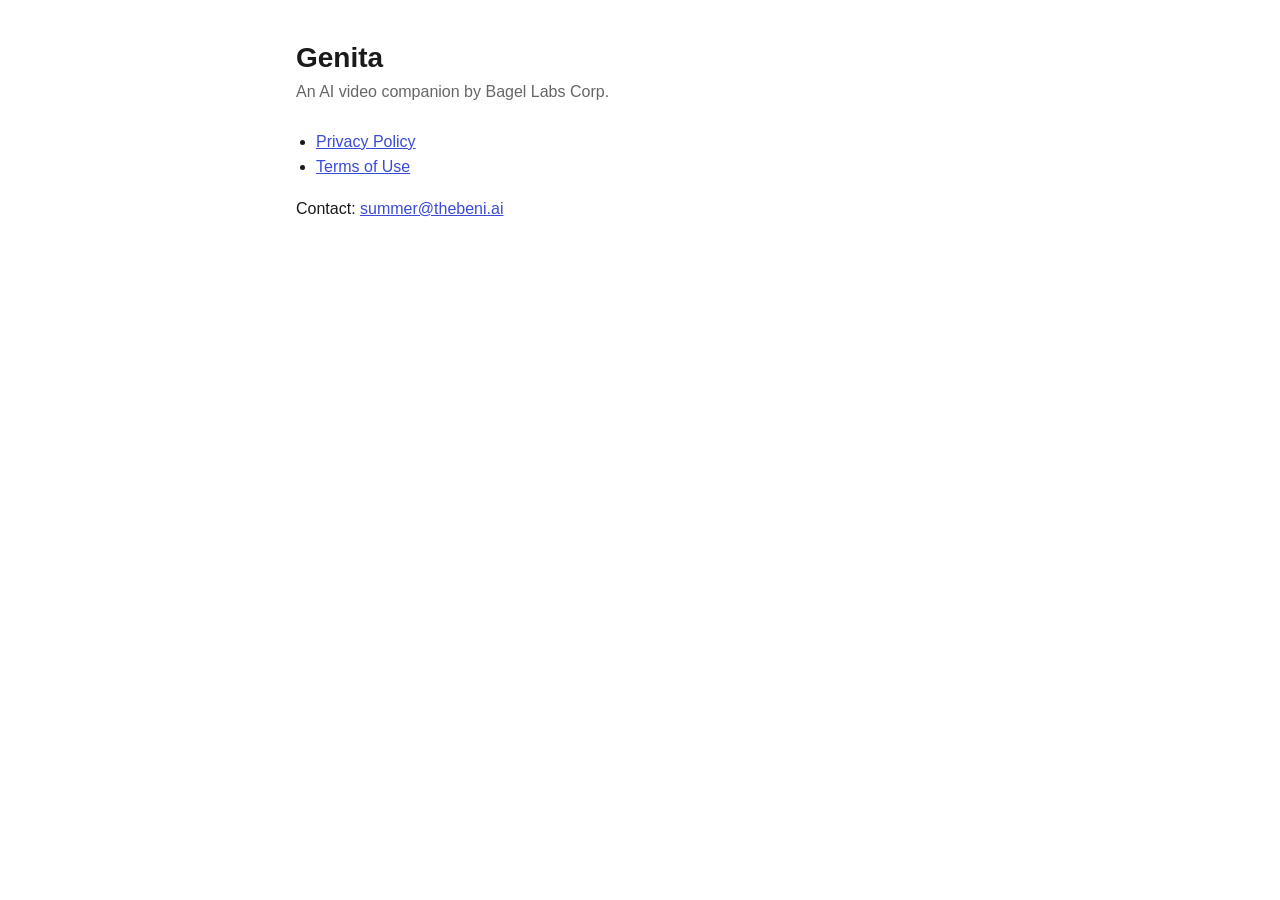
<file: index.html>
<!doctype html>
<html lang="en">
<head>
<meta charset="utf-8">
<meta name="viewport" content="width=device-width, initial-scale=1">
<title>Genita Legal</title>
<link rel="stylesheet" href="style.css">
</head>
<body>
<main>
<h1>Genita</h1>
<p class="meta">An AI video companion by Bagel Labs Corp.</p>
<ul>
<li><a href="privacy/">Privacy Policy</a></li>
<li><a href="terms/">Terms of Use</a></li>
</ul>
<p>Contact: <a href="mailto:summer@thebeni.ai">summer@thebeni.ai</a></p>
</main>
</body>
</html>
</file>
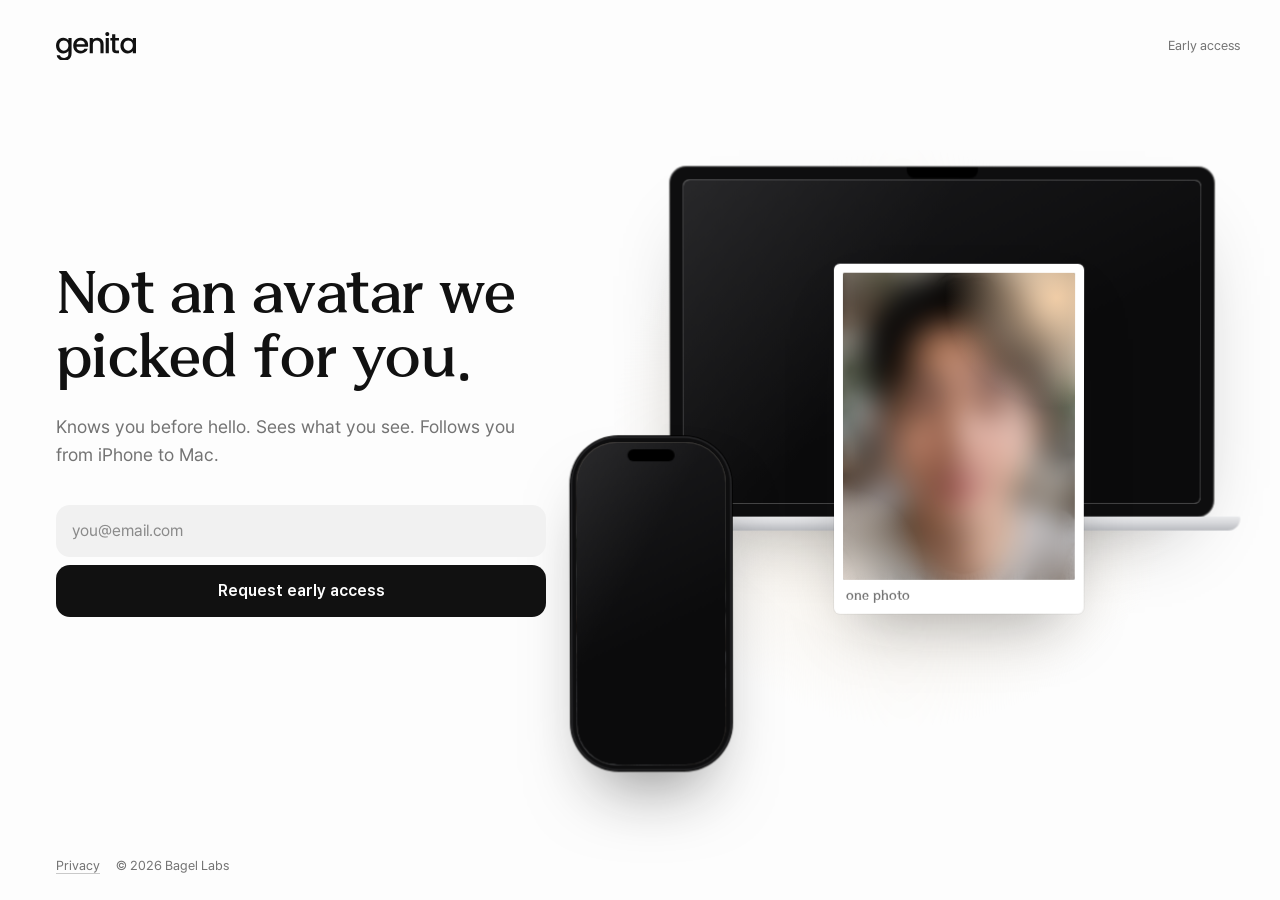
<file: genita/index.html>
<!doctype html>
<html lang="en">
<head>
<meta charset="utf-8">
<meta name="viewport" content="width=device-width, initial-scale=1, viewport-fit=cover">
<title>Genita</title>
<!--META-->
<meta name="description" content="Not an avatar we picked for you. Request early access to Genita.">
<meta name="theme-color" content="#FDFDFD">
<link rel="canonical" href="https://bagel-labs-beni.github.io/genita-legal/genita/">
<meta property="og:type" content="website">
<meta property="og:site_name" content="Genita">
<meta property="og:title" content="Genita">
<meta property="og:description" content="Not an avatar we picked for you. Knows you before hello. Sees what you see. Follows you from iPhone to Mac.">
<meta property="og:url" content="https://bagel-labs-beni.github.io/genita-legal/genita/">
<meta property="og:image" content="https://bagel-labs-beni.github.io/genita-legal/genita/og.png">
<meta property="og:image:width" content="1200">
<meta property="og:image:height" content="630">
<meta property="og:image:alt" content="Genita. Not an avatar we picked for you.">
<meta name="twitter:card" content="summary_large_image">
<meta name="twitter:title" content="Genita">
<meta name="twitter:description" content="Not an avatar we picked for you. Follows you from iPhone to Mac.">
<meta name="twitter:image" content="https://bagel-labs-beni.github.io/genita-legal/genita/og.png">
<meta name="twitter:image:alt" content="Genita. Not an avatar we picked for you.">
<!--/META-->
<link rel="preload" href="assets/KMU80TTFSungkokSemiSerif.ttf" as="font" type="font/ttf" crossorigin>
<style>
@font-face{font-family:"KMU Sungkok";src:url("assets/KMU80TTFSungkokSemiSerif.ttf") format("truetype");font-weight:400;font-display:swap}
@font-face{font-family:"Pretendard";src:url("assets/Pretendard-Regular.woff2") format("woff2");font-weight:400;font-display:swap}
@font-face{font-family:"Pretendard";src:url("assets/Pretendard-Medium.woff2") format("woff2");font-weight:500;font-display:swap}
@font-face{font-family:"Pretendard";src:url("assets/Pretendard-SemiBold.woff2") format("woff2");font-weight:600;font-display:swap}
/* Layout: words left, a two-device stage right (desktop). Phone: stage on top, words below.
   Story: one photo, veiled -> it comes alive -> it is the iPhone call -> the call moves into the Mac. */
:root{
  --ink:#111111;--paper:#FDFDFD;--white:#FFFFFF;--line:#E3E3E3;--field:#F1F1F1;--mute:#737373;--mute-2:#8A8A8A;
  --blue:#00A2FF;--blue-on-ink:#54C1FF;--pill:rgba(17,17,17,.84);--glass:rgba(0,0,0,.42);--glass-line:rgba(255,255,255,.34);
  --danger:#C4271B;--cream:#F4EDE2;--alu:#D9DADD;--alu-2:#B9BBC0;--bezel:#0E0E0F;--tl-r:#FF5F57;--tl-y:#FEBC2E;--tl-g:#28C840;
  --orb-bg:#0C1824;--orb-bg-2:#16314A;
  --serif:"KMU Sungkok",Georgia,"Times New Roman",serif;
  --sans:"Pretendard",-apple-system,BlinkMacSystemFont,"Apple SD Gothic Neo","Segoe UI",sans-serif;
  --ease:cubic-bezier(.23,1,.32,1);--drawer:cubic-bezier(.32,.72,0,1);
  color-scheme:light;
}
*{box-sizing:border-box}
html,body{margin:0;min-height:100%}
body{background:var(--paper);color:var(--ink);font:400 16px/24px var(--sans);-webkit-font-smoothing:antialiased;word-break:keep-all;overflow-x:hidden}
.page{position:relative;overflow:hidden;min-height:100vh;min-height:100svh;display:grid;grid-template-rows:auto 1fr auto;
  padding-block:max(16px,env(safe-area-inset-top)) max(16px,env(safe-area-inset-bottom));
  padding-left:max(16px,env(safe-area-inset-left,0px));padding-right:max(16px,env(safe-area-inset-right,0px))}
header{display:flex;align-items:center;justify-content:space-between;height:44px;position:relative;z-index:5}
.logo{display:block;width:68px;color:var(--ink)} .logo svg{display:block;width:100%;height:auto}
.eyebrow{font-size:13px;line-height:18px;color:var(--mute)}
main{display:grid;gap:8px;align-content:start;position:relative;z-index:1}
.copy{position:relative;z-index:4;min-width:0}
h1{font:400 38px/1.12 var(--serif);letter-spacing:-.012em;margin:0;text-wrap:balance}
h1 .w{display:inline-block;overflow:hidden;vertical-align:top;padding-bottom:.14em;margin-bottom:-.14em}
h1 .w>span{display:inline-block}
.sub{margin:12px 0 0;font-size:16px;line-height:24px;color:var(--mute);text-wrap:pretty;max-width:30em}
.signup{margin-top:24px}
form{display:flex;flex-direction:column;gap:8px}
.sr{position:absolute;width:1px;height:1px;margin:-1px;padding:0;overflow:hidden;clip:rect(0 0 0 0);white-space:nowrap;border:0}
.hp{position:absolute;left:-9999px;width:1px;height:1px;overflow:hidden}
input[type=email]{width:100%;height:52px;padding:0 16px;border:0;border-radius:14px;background:var(--field);font:400 16px/1 var(--sans);color:var(--ink);outline:none;
  box-shadow:inset 0 0 0 1px transparent;transition:box-shadow .2s var(--ease),background-color .2s;-webkit-appearance:none;appearance:none}
input[type=email]::placeholder{color:var(--mute-2)}
input[type=email]:hover{background:#ECECEC}
input[type=email]:focus-visible{background:var(--white);box-shadow:inset 0 0 0 1.5px var(--ink)}
input[type=email][aria-invalid=true]{box-shadow:inset 0 0 0 1.5px var(--danger)}
button.go{position:relative;height:52px;padding:0 22px;border:0;border-radius:14px;background:var(--ink);color:var(--paper);font:600 16px/1 var(--sans);cursor:pointer;white-space:nowrap;
  transition:transform .12s var(--ease),opacity .2s;-webkit-tap-highlight-color:transparent}
button.go:active{transform:scale(.97)}
button.go:focus-visible{outline:2px solid var(--blue);outline-offset:3px}
button.go[disabled]{opacity:.6;cursor:default;transform:none}
.status{min-height:20px;margin:10px 0 0;font-size:13px;line-height:20px;color:var(--mute)}
.status.err{color:var(--danger)}
.done{display:none;margin-top:24px}
.done .t{font:400 28px/1.2 var(--serif);margin:0}
.done .s{margin:8px 0 0;font-size:16px;line-height:24px;color:var(--mute)}
.done .x{margin:14px 0 0;font-size:15px;line-height:22px;color:var(--mute)}
.done a{color:var(--ink);text-decoration:underline;text-underline-offset:3px;text-decoration-color:#BDBDBD;display:inline-block;padding:10px 2px;margin:-10px -2px}
.done a:focus-visible{outline:2px solid var(--blue);outline-offset:2px;border-radius:3px}
.is-done .signup{display:none}
.is-done .done{display:block;animation:up .7s var(--ease) both}
footer{display:flex;gap:16px;font-size:13px;line-height:20px;color:var(--mute);position:relative;z-index:5;padding-top:12px}
footer a{color:var(--mute);text-decoration:underline;text-underline-offset:3px;text-decoration-color:#C9C9C9;display:inline-block;padding:12px 4px;margin:-12px -4px}
footer a:focus-visible{outline:2px solid var(--blue);outline-offset:2px;border-radius:3px}

/* ---------- Stage ---------- */
.stage{position:relative;width:100%;height:372px;perspective:1600px;z-index:2;order:-1;margin-bottom:4px}
.rig{position:absolute;inset:0;transform-style:preserve-3d;will-change:transform}
.glow{position:absolute;left:50%;top:48%;width:120%;aspect-ratio:1;margin:-60% 0 0 -60%;border-radius:50%;pointer-events:none;
  background:radial-gradient(closest-side,rgba(244,237,226,.95),rgba(244,237,226,.45) 45%,rgba(253,253,253,0) 72%);will-change:transform}

/* Mac (MacBook) */
.mac{position:absolute;will-change:transform,opacity;transition:transform 1.1s var(--drawer),opacity .8s var(--ease)}
.mac .lid{position:relative;border-radius:16px;background:var(--bezel);padding:2.4%;box-shadow:0 40px 80px -40px rgba(17,17,17,.45),0 0 0 1px rgba(0,0,0,.6)}
.mac .lid::before{content:"";position:absolute;left:50%;top:0;width:13%;height:3.2%;margin-left:-6.5%;border-radius:0 0 8px 8px;background:#000;z-index:3}
.mac .scr{position:relative;aspect-ratio:16/10;border-radius:6px;overflow:hidden;background:#141414}
.mac .deck{position:relative;height:14px;margin:0 -5%;border-radius:2px 2px 14px 14px;background:linear-gradient(#E9EAEC,var(--alu) 40%,var(--alu-2));box-shadow:0 18px 30px -18px rgba(17,17,17,.5)}
.mac .deck::before{content:"";position:absolute;left:50%;top:0;width:16%;height:5px;margin-left:-8%;border-radius:0 0 6px 6px;background:#C6C7CB}
/* Mac window chrome over the call */
.tl{position:absolute;left:12px;top:11px;display:flex;gap:7px;z-index:4}
.tl i{width:11px;height:11px;border-radius:50%}
/* Mac waiting screen (real Mac UI copy) */
.wait{position:absolute;inset:0;background:var(--white);display:flex;flex-direction:column;justify-content:center;padding:0 9%;transition:opacity .6s var(--ease)}
.wait b{font:400 clamp(16px,2.6vw,34px)/1.15 var(--serif);font-weight:400}
.wait span{display:flex;align-items:center;gap:8px;margin-top:10px;color:var(--mute);font-size:clamp(10px,1.1vw,15px)}
.wait span::before{content:"";width:8px;height:8px;border-radius:50%;background:var(--blue)}
.wait em{font-style:normal;display:grid;place-items:center;margin-top:18px;height:clamp(26px,3.4vw,46px);border-radius:12px;background:var(--ink);color:var(--paper);font-weight:600;font-size:clamp(10px,1.15vw,16px);transition:transform .14s var(--ease)}
.pressing .wait em{transform:scale(.96)}
.mcall{position:absolute;inset:0;opacity:0;transition:opacity .7s var(--ease)}
.pill{position:absolute;left:50%;top:12px;z-index:5;display:flex;align-items:center;gap:7px;height:30px;padding:0 13px 0 11px;border-radius:999px;background:var(--white);color:var(--ink);
  font:500 12.5px/1 var(--sans);white-space:nowrap;box-shadow:0 8px 24px rgba(17,17,17,.18);opacity:0;transform:translate(-50%,-10px);transition:transform .7s var(--drawer),opacity .5s var(--ease)}
.pill i{position:relative;width:7px;height:7px;border-radius:50%;background:var(--blue)}
.pill i::after{content:"";position:absolute;inset:-6px;border-radius:50%;border:1.5px solid var(--blue);opacity:0}
.s-mac .pill{opacity:1;transform:translate(-50%,0)}
.s-mac .pill i::after{animation:ping 1.6s var(--ease) .2s 2}

/* iPhone */
.phone{position:absolute;will-change:transform,opacity;transition:transform 1.1s var(--drawer),opacity .8s var(--ease)}
.phone .body{position:relative;border-radius:48px;padding:3.6%;background:var(--bezel);box-shadow:0 40px 70px -30px rgba(17,17,17,.55),inset 0 0 0 1.5px #2A2A2C,0 0 0 1px #000}
.phone .scr{position:relative;aspect-ratio:9/19.5;border-radius:40px;overflow:hidden;background:#141414}
.island{position:absolute;left:50%;top:2.2%;width:31%;height:3.6%;margin-left:-15.5%;border-radius:999px;background:#000;z-index:6}
.dark{position:absolute;inset:0;background:linear-gradient(155deg,#1b1b1d,#0b0b0c 60%);z-index:5;transition:opacity .7s var(--ease)}
.dark::after{content:"";position:absolute;inset:0;background:linear-gradient(120deg,rgba(255,255,255,.07),rgba(255,255,255,0) 40%)}

/* Shared call UI */
.face{position:absolute;inset:0;overflow:hidden}
.face img,.face canvas{position:absolute;inset:0;width:100%;height:100%;object-fit:cover;object-position:50% 30%;opacity:0}
.face img.f-neutral{opacity:1}
.face[data-f="smile"] .f-smile,.face[data-f="warm"] .f-warm,.face[data-f="blink"] .f-blink,.face[data-f="A"] .f-A,.face[data-f="O"] .f-O,.face[data-f="EH"] .f-EH,
.face[data-f="MBP"] .f-MBP,.face[data-f="FV"] .f-FV,.face[data-f="U"] .f-U{opacity:1}
.face .breathe{position:absolute;inset:0;animation:breathe 6s ease-in-out infinite}
.mac .face{background:#2a2622}
.mac .face::before{content:"";position:absolute;inset:-30px;background:var(--bgimg,none) 50% 30%/cover;filter:blur(28px) brightness(.8) saturate(1.1)}
.mac .face img{object-fit:contain;object-position:50% 100%}
.orbmode .face img{display:none}
.orbmode .mac .face::before{display:none}
.orbmode .face canvas{opacity:1}
.orbmode .face{background:radial-gradient(90% 70% at 50% 40%,var(--orb-bg-2),var(--orb-bg) 70%)}
.cue{position:absolute;left:50%;transform:translateX(-50%);z-index:4;display:flex;align-items:center;gap:7px;height:30px;padding:0 13px 0 11px;border-radius:999px;background:var(--pill);color:var(--paper);font:500 13px/1 var(--sans);white-space:nowrap}
.bars{display:flex;gap:2px;align-items:center;height:12px}
.bars i{display:block;width:2.5px;height:100%;border-radius:2px;background:var(--blue-on-ink);transform:scaleY(.4);transition:transform .12s}
.talking .bars i{animation:bar .9s ease-in-out infinite}.talking .bars i:nth-child(2){animation-delay:-.3s}.talking .bars i:nth-child(3){animation-delay:-.6s}
.gl{position:absolute;z-index:4;width:40px;height:40px;border-radius:50%;background:var(--glass);box-shadow:inset 0 0 0 1px var(--glass-line);display:grid;place-items:center;
  -webkit-backdrop-filter:blur(10px);backdrop-filter:blur(10px)}
.gl img{width:18px;height:18px}
.gl.mic{background:var(--white)} .gl.mic img{filter:invert(1)}
.self{position:absolute;z-index:4;border-radius:12px;background:linear-gradient(160deg,#3a342f,#1d1a18);box-shadow:inset 0 0 0 1px var(--glass-line)}
.caps{position:absolute;z-index:4;color:var(--paper);text-shadow:0 1px 10px rgba(0,0,0,.4)}
.caps p{margin:0;transition:opacity .5s var(--ease),transform .5s var(--ease)}
.caps .u{color:rgba(253,253,253,.62);font-weight:500}
.caps .u::before{content:"\2713";color:var(--blue-on-ink);margin-right:6px}
.caps .c{font-weight:600;margin-top:4px}
.caps .wd{display:inline-block;opacity:0;transform:translateY(3px);transition:opacity .35s var(--ease),transform .35s var(--ease)}
.caps .wd.on{opacity:1;transform:none}
.caps.out p{opacity:0;transform:translateY(-4px)}
.scrim{position:absolute;inset:auto 0 0;height:48%;background:linear-gradient(rgba(0,0,0,0),rgba(0,0,0,.5));z-index:3;pointer-events:none}
.ring{position:absolute;left:50%;top:42%;width:60%;aspect-ratio:1;margin:-30% 0 0 -30%;border-radius:50%;z-index:4;opacity:0;pointer-events:none;
  box-shadow:0 0 0 2px rgba(255,255,255,.75),0 0 60px rgba(84,193,255,.55)}

/* Print (the one photo) and flyer */
.print{position:absolute;z-index:6;padding:9px 9px 34px;background:var(--white);border-radius:6px;will-change:transform,opacity;
  box-shadow:0 30px 60px -24px rgba(17,17,17,.35),0 0 0 1px rgba(17,17,17,.05);transform-origin:50% 50%}
.print .ph{position:relative;width:100%;height:100%;border-radius:2px;overflow:hidden;background:#ddd}
.print .veil{position:absolute;inset:-6px;z-index:2;background-size:cover;background-position:50% 30%;filter:blur(14px) saturate(1.1);transform:scale(1.08);transition:opacity 1.4s var(--ease)}
.print .leak{position:absolute;inset:0;z-index:3;pointer-events:none;background:radial-gradient(80% 60% at 92% 8%,rgba(255,214,170,.85),rgba(255,214,170,0) 60%),radial-gradient(60% 50% at 0% 100%,rgba(255,240,225,.6),rgba(255,240,225,0) 60%);transition:opacity 1.6s var(--ease)}
.print .cap{position:absolute;left:12px;bottom:9px;font:400 13px/16px var(--serif);color:var(--mute)}
.orbmode .print .veil{opacity:0}
.s-alive .print .veil{opacity:.55}.s-alive .print .leak{opacity:.55}

/* State visibility */
.s-phone .phone .dark,.s-mac .phone .dark{opacity:0}
.s-mac .phone .dark{opacity:.78}
.phone .ui,.mac .ui{opacity:0;transition:opacity .6s var(--ease) .25s}
.s-phone .phone .ui{opacity:1}
.s-mac .mac .ui{opacity:1}
.s-mac .mcall{opacity:1}
.s-mac .wait{opacity:0}
.macdark{position:absolute;inset:0;background:linear-gradient(155deg,#1b1b1d,#0b0b0c 60%);z-index:6;transition:opacity .8s var(--ease)}
.macdark::after{content:"";position:absolute;inset:0;background:linear-gradient(120deg,rgba(255,255,255,.06),rgba(255,255,255,0) 40%)}
.s-phone .macdark,.s-mac .macdark,.s-hand .macdark{opacity:0}
.onmac{position:absolute;inset:auto 0 18%;z-index:6;text-align:center;color:rgba(253,253,253,.85);font:500 12px/16px var(--sans);opacity:0;transition:opacity .6s var(--ease) .4s}
.s-mac .onmac{opacity:1}

/* ---------- Geometry: phone first ---------- */
.mac{left:2%;right:2%;top:14px}
.phone{right:2%;top:96px;width:33%}
.print{left:50%;top:40px;width:170px;height:240px;margin-left:-85px}
.phone .cue{top:9%;height:24px;font-size:11px;padding:0 10px 0 9px;gap:5px}
.phone .gl{width:30px;height:30px;right:7%} .phone .gl img{width:14px;height:14px}
.phone .g1{bottom:17%}.phone .g2{bottom:7.5%}
.phone .self{left:7%;bottom:7.5%;width:22%;height:12%;border-radius:8px}
.phone .caps{left:7%;right:7%;bottom:28%;font-size:10.5px;line-height:14px}
.mac .cue{top:12px;height:24px;font-size:11px}
.mac .caps{left:5%;right:36%;bottom:9%;font-size:11px;line-height:15px}
.mac .gl{right:3.5%;width:30px;height:30px} .mac .gl img{width:14px;height:14px}
.mac .g1{bottom:22%}.mac .g2{bottom:7%}
.mac .self{left:auto;right:12%;bottom:7%;width:13%;height:18%;border-radius:8px}
.mac .pill{top:10px;height:26px;font-size:11px}

@media (min-width:900px){
  .page{padding-block:24px 24px;padding-left:max(56px,env(safe-area-inset-left,0px));padding-right:max(40px,env(safe-area-inset-right,0px))}
  header,main,footer{width:100%;max-width:1328px;justify-self:center}
  .logo{width:80px}
  main{grid-template-columns:minmax(380px,490px) minmax(0,1fr);gap:24px;align-items:center;align-content:center}
  h1{font-size:60px;line-height:1.06}
  .sub{font-size:18px;line-height:28px;margin-top:20px}
  .signup{margin-top:36px}
  .done .t{font-size:34px}
  .stage{height:min(640px,calc(100svh - 150px));min-height:520px;order:0;margin:0}
  .mac{left:15%;right:4%;top:5%}
  .phone{left:0;right:auto;top:auto;bottom:1%;width:24%}
  .print{left:58%;top:20%;width:250px;height:350px;margin-left:-125px}
  .phone .cue{height:28px;font-size:12px}
  .phone .caps{font-size:12px;line-height:16px}
  .phone .gl{width:34px;height:34px} .phone .gl img{width:16px;height:16px}
  .mac .cue{top:18px;height:32px;font-size:14px;padding:0 15px 0 12px}
  .mac .caps{left:16%;right:24%;bottom:8%;font-size:17px;line-height:24px}
  .mac .gl{width:46px;height:46px} .mac .gl img{width:20px;height:20px}
  .mac .pill{top:16px;height:34px;font-size:14px;padding:0 16px 0 13px}
  .tl{left:16px;top:15px} .tl i{width:12px;height:12px}
}
@media (max-width:899px){.phone .body{border-radius:26px}.phone .scr{border-radius:21px}.phone .self{border-radius:6px}}
@media (max-width:899px) and (max-height:740px){.stage{height:320px}.phone{top:84px;width:29%}}

/* Load reveal */
.anim h1 .w>span{animation:rise 1s var(--ease) both;animation-delay:calc(.2s + var(--i) * 60ms)}
.anim .sub{animation:up .9s var(--ease) .6s both}.anim .signup{animation:up .9s var(--ease) .75s both}
.anim .rig{animation:fadein 1.6s var(--ease) .1s both}
@keyframes rise{from{transform:translateY(110%)}}
@keyframes up{from{opacity:0;transform:translateY(8px)}}
@keyframes fadein{from{opacity:0;transform:translateY(14px)}}
@keyframes bar{0%,100%{transform:scaleY(.35)}50%{transform:scaleY(1)}}
@keyframes breathe{0%,100%{transform:scale(1.015)}50%{transform:scale(1.045)}}
@keyframes ping{0%{opacity:.9;transform:scale(.6)}100%{opacity:0;transform:scale(2.4)}}
@media (prefers-reduced-motion:reduce){*,*::before,*::after{animation:none!important;transition-duration:.01ms!important}}

/* OG card (?og=1) */
.og .page{width:1200px;height:630px;min-height:0;padding:44px 56px}
.og header,.og main{max-width:none}
.og main{grid-template-columns:430px 1fr;gap:20px}
.og .signup,.og footer,.og .done{display:none}
.og h1{font-size:58px}
.og .sub{font-size:20px;line-height:29px}
.og .stage{height:500px;min-height:0}
</style>
</head>
<body>
<div class="page" id="page">
  <header>
    <span class="logo" role="img" aria-label="Genita"><svg viewBox="0 0 63.1423 22.6259" fill="none" xmlns="http://www.w3.org/2000/svg" aria-hidden="true" focusable="false">
<g id="genita">
<path id="Vector" d="M50.8522 10.6831C50.8522 9.48162 51.0983 8.41763 51.5905 7.49117C52.0971 6.5647 52.7775 5.84814 53.6316 5.34148C54.5001 4.82034 55.4556 4.55977 56.4978 4.55977C57.4388 4.55977 58.2567 4.74796 58.9515 5.12434C59.6608 5.48624 60.2254 5.94223 60.6452 6.49232V4.7552H63.1423V16.7196H60.6452V14.9391C60.2254 15.5036 59.6536 15.9741 58.9298 16.3505C58.206 16.7269 57.3809 16.9151 56.4544 16.9151C55.4266 16.9151 54.4857 16.6545 53.6316 16.1334C52.7775 15.5977 52.0971 14.8595 51.5905 13.9185C51.0983 12.9631 50.8522 11.8846 50.8522 10.6831ZM60.6452 10.7266C60.6452 9.90143 60.4715 9.18486 60.1241 8.57687C59.7911 7.96888 59.3496 7.50564 58.7995 7.18717C58.2494 6.8687 57.6559 6.70946 57.019 6.70946C56.382 6.70946 55.7885 6.8687 55.2384 7.18717C54.6883 7.49117 54.2396 7.94716 53.8921 8.55516C53.5592 9.14867 53.3927 9.858 53.3927 10.6831C53.3927 11.5083 53.5592 12.2321 53.8921 12.8545C54.2396 13.477 54.6883 13.9547 55.2384 14.2877C55.803 14.6061 56.3965 14.7654 57.019 14.7654C57.6559 14.7654 58.2494 14.6061 58.7995 14.2877C59.3496 13.9692 59.7911 13.506 60.1241 12.898C60.4715 12.2755 60.6452 11.5517 60.6452 10.7266Z" fill="currentColor"/>
<path id="Vector_2" d="M46.799 6.77452V13.3973C46.799 13.8461 46.9003 14.1718 47.103 14.3744C47.3201 14.5626 47.682 14.6567 48.1887 14.6567H49.7087V16.7195H47.7544C46.6398 16.7195 45.7857 16.459 45.1922 15.9378C44.5986 15.4167 44.3019 14.5699 44.3019 13.3973V6.77452H42.8905V4.75511H44.3019V1.78029H46.799V4.75511H49.7087V6.77452H46.799Z" fill="currentColor"/>
<path id="Vector_3" d="M40.4946 3.17027C40.0459 3.17027 39.6695 3.01827 39.3655 2.71427C39.0615 2.41028 38.9095 2.0339 38.9095 1.58514C38.9095 1.13639 39.0615 0.76001 39.3655 0.456014C39.6695 0.152017 40.0459 1.81794e-05 40.4946 1.81794e-05C40.9289 1.81794e-05 41.2981 0.152017 41.602 0.456014C41.906 0.76001 42.058 1.13639 42.058 1.58514C42.058 2.0339 41.906 2.41028 41.602 2.71427C41.2981 3.01827 40.9289 3.17027 40.4946 3.17027ZM41.7106 4.75539V16.7198H39.2352V4.75539H41.7106Z" fill="currentColor"/>
<path id="Vector_4" d="M32.6413 4.55977C33.5822 4.55977 34.4219 4.7552 35.1601 5.14605C35.9129 5.5369 36.4992 6.11595 36.919 6.88318C37.3388 7.6504 37.5487 8.57687 37.5487 9.66257V16.7196H35.095V10.0317C35.095 8.96048 34.8272 8.14259 34.2916 7.57802C33.756 6.99898 33.0249 6.70946 32.0985 6.70946C31.172 6.70946 30.4337 6.99898 29.8836 7.57802C29.348 8.14259 29.0802 8.96048 29.0802 10.0317V16.7196H26.6048V4.7552H29.0802V6.12318C29.4855 5.631 29.9994 5.24738 30.6219 4.97234C31.2588 4.6973 31.932 4.55977 32.6413 4.55977Z" fill="currentColor"/>
<path id="Vector_5" d="M25.3672 10.4443C25.3672 10.893 25.3383 11.2984 25.2804 11.6603H16.1388C16.2111 12.6157 16.5658 13.3829 17.2027 13.962C17.8397 14.541 18.6214 14.8305 19.5479 14.8305C20.8797 14.8305 21.8206 14.2732 22.3707 13.1585H25.0415C24.6796 14.2587 24.021 15.1635 23.0655 15.8728C22.1246 16.5676 20.952 16.9151 19.5479 16.9151C18.4043 16.9151 17.3765 16.6617 16.4645 16.1551C15.5669 15.6339 14.8576 14.9101 14.3365 13.9837C13.8298 13.0427 13.5765 11.957 13.5765 10.7266C13.5765 9.4961 13.8226 8.41763 14.3148 7.49117C14.8214 6.55023 15.5235 5.82642 16.421 5.31976C17.333 4.8131 18.3753 4.55977 19.5479 4.55977C20.677 4.55977 21.6831 4.80587 22.5661 5.29805C23.4491 5.79024 24.1368 6.48509 24.6289 7.3826C25.1211 8.26564 25.3672 9.2862 25.3672 10.4443ZM22.7833 9.66257C22.7688 8.75058 22.4431 8.01954 21.8061 7.46945C21.1692 6.91937 20.3802 6.64432 19.4393 6.64432C18.5852 6.64432 17.8542 6.91937 17.2462 7.46945C16.6382 8.00507 16.2763 8.73611 16.1605 9.66257H22.7833Z" fill="currentColor"/>
<path id="Vector_6" d="M5.64565 4.55977C6.57212 4.55977 7.39001 4.74796 8.09934 5.12434C8.82314 5.48624 9.3877 5.94223 9.79303 6.49232V4.7552H12.2901V16.9151C12.2901 18.0152 12.0585 18.9924 11.5953 19.8465C11.1321 20.715 10.4589 21.3954 9.57589 21.8876C8.70733 22.3798 7.66506 22.6259 6.44907 22.6259C4.82776 22.6259 3.48148 22.2422 2.41026 21.475C1.33903 20.7223 0.731039 19.6945 0.586279 18.3916H3.03997C3.22815 19.0141 3.62624 19.5135 4.23424 19.8899C4.85671 20.2807 5.59498 20.4762 6.44907 20.4762C7.44792 20.4762 8.25134 20.1722 8.85933 19.5642C9.4818 18.9562 9.79303 18.0731 9.79303 16.9151V14.9174C9.37323 15.4819 8.80142 15.9596 8.07762 16.3505C7.3683 16.7269 6.55764 16.9151 5.64565 16.9151C4.60338 16.9151 3.64796 16.6545 2.7794 16.1334C1.92531 15.5977 1.24494 14.8595 0.738277 13.9185C0.246093 12.9631 0 11.8846 0 10.6831C0 9.48162 0.246093 8.41763 0.738277 7.49117C1.24494 6.5647 1.92531 5.84814 2.7794 5.34148C3.64796 4.82034 4.60338 4.55977 5.64565 4.55977ZM9.79303 10.7266C9.79303 9.90143 9.61932 9.18486 9.2719 8.57687C8.93895 7.96888 8.49743 7.50564 7.94734 7.18717C7.39725 6.8687 6.80373 6.70946 6.16679 6.70946C5.52984 6.70946 4.93633 6.8687 4.38624 7.18717C3.83615 7.49117 3.38739 7.94716 3.03997 8.55516C2.70702 9.14867 2.54054 9.858 2.54054 10.6831C2.54054 11.5083 2.70702 12.2321 3.03997 12.8545C3.38739 13.477 3.83615 13.9547 4.38624 14.2877C4.9508 14.6061 5.54432 14.7654 6.16679 14.7654C6.80373 14.7654 7.39725 14.6061 7.94734 14.2877C8.49743 13.9692 8.93895 13.506 9.2719 12.898C9.61932 12.2755 9.79303 11.5517 9.79303 10.7266Z" fill="currentColor"/>
</g>
</svg>
</span>
    <span class="eyebrow">Early access</span>
  </header>

  <main>
    <div class="copy">
      <h1 id="h1">Not an avatar we picked for you.</h1>
      <p class="sub">Knows you before hello. Sees what you see. Follows you from iPhone to Mac.</p>
      <div class="signup">
        <form id="f" novalidate>
          <label class="sr" for="email">Email address</label>
          <input id="email" name="email" type="email" inputmode="email" autocomplete="email" autocapitalize="off" spellcheck="false"
            maxlength="254" placeholder="you@email.com" required aria-describedby="status">
          <div class="hp" aria-hidden="true"><label for="company">Company</label><input id="company" name="company" type="text" tabindex="-1" autocomplete="off"></div>
          <button class="go" id="go" type="submit">Request early access</button>
        </form>
        <p class="status" id="status" role="status" aria-live="polite"></p>
      </div>
      <div class="done" id="done" role="status" aria-live="polite">
        <p class="t">You&rsquo;re in. &#10024;</p>
        <p class="s">Your Genita will reach out soon.</p>
        <p class="x">Follow our founder for the latest: <a href="https://x.com/dearsummer0" target="_blank" rel="noopener">@dearsummer0</a></p>
      </div>
    </div>

    <div class="stage" id="stage" aria-hidden="true">
      <div class="glow" id="glow"></div>
      <div class="rig" id="rig">
        <div class="mac" id="mac">
          <div class="lid"><div class="scr" id="macScr">
            <div class="wait"><b>Jin is on your iPhone.</b><span>Talking on your iPhone</span><em>Continue on this Mac</em></div>
            <div class="mcall">
              <div class="face" data-f="neutral"></div>
              <div class="scrim"></div>
              <div class="tl"><i style="background:var(--tl-r)"></i><i style="background:var(--tl-y)"></i><i style="background:var(--tl-g)"></i></div>
              <div class="ui">
                <div class="cue" id="macCue"><span class="bars"><i></i><i></i><i></i></span><span class="cueT">Jin is talking</span></div>
                <div class="caps" id="macCaps"></div>
                <div class="gl g1 mic"><img src="assets/glass-mic-icon.png" alt=""></div>
                <div class="gl g2"><img src="assets/glass-more-icon.png" alt=""></div>
                <div class="self"></div>
              </div>
              <div class="ring" id="macRing"></div>
            </div>
            <div class="pill"><i></i>Continued on your Mac</div>
            <div class="macdark"></div>
          </div></div>
          <div class="deck"></div>
        </div>

        <div class="phone" id="phone">
          <div class="body"><div class="scr" id="phoneScr">
            <div class="face" data-f="neutral"></div>
            <div class="scrim"></div>
            <div class="ui">
              <div class="cue" id="phoneCue"><span class="bars"><i></i><i></i><i></i></span><span class="cueT">Jin is talking</span></div>
              <div class="caps" id="phoneCaps"></div>
              <div class="gl g1 mic"><img src="assets/glass-mic-icon.png" alt=""></div>
              <div class="gl g2"><img src="assets/glass-more-icon.png" alt=""></div>
              <div class="self"></div>
            </div>
            <div class="ring" id="phoneRing"></div>
            <div class="onmac">On your Mac</div>
            <div class="dark"></div>
            <div class="island"></div>
          </div></div>
        </div>

        <div class="print" id="print"><div class="ph"><div class="face" data-f="neutral"></div><div class="veil" id="veil"></div><div class="leak"></div></div><span class="cap">one photo</span></div>
      </div>
    </div>
  </main>

  <footer>
    <a href="https://bagel-labs-beni.github.io/genita-legal/privacy/">Privacy</a>
    <span>&copy; 2026 Bagel Labs</span>
  </footer>
</div>
<script>
(function(){
  var DEMO = /*DEMO*/false;
  var API = 'https://genita-api.thebeni.ai/v1/early-access', KEY = 'genita-early-access';
  var q = new URLSearchParams(location.search), root = document.documentElement;
  var og = q.get('og') === '1'; if (og) root.classList.add('og');
  var reduce = matchMedia('(prefers-reduced-motion: reduce)').matches;
  var $ = function(id){ return document.getElementById(id); };
  var page = $('page'), stage = $('stage'), rig = $('rig'), phone = $('phone'), mac = $('mac'), print = $('print');
  var FRAMES = ['neutral','smile','warm','blink','A','O','EH','MBP','FV','U'];
  var faces = [].slice.call(document.querySelectorAll('.face'));
  var mode = 'person';

  // Headline words rise from a mask (Beni sibling move).
  var h1 = $('h1'), text = h1.textContent; h1.textContent = ''; h1.setAttribute('aria-label', text);
  text.split(' ').forEach(function(w, i){ var o = document.createElement('span'), n = document.createElement('span'); o.className = 'w'; o.setAttribute('aria-hidden','true');
    n.textContent = w; n.style.setProperty('--i', i); o.appendChild(n); h1.appendChild(o); h1.appendChild(document.createTextNode(' ')); });
  if (!reduce && !og) { page.classList.add('anim'); setTimeout(function(){ page.classList.remove('anim'); }, 2600); }

  // Face stacks: one generated photo + Muse Image edits (smile, blink, mouth shapes).
  faces.forEach(function(f){ var b = document.createElement('div'); b.className = 'breathe';
    FRAMES.forEach(function(n){ var im = new Image(); im.src = 'assets/f-' + n + '.jpg'; im.alt = ''; im.className = 'f-' + n; im.decoding = 'async'; b.appendChild(im); });
    var c = document.createElement('canvas'); b.appendChild(c); f.appendChild(b); });
  $('veil').style.backgroundImage = 'url(assets/f-neutral.jpg)';
  document.querySelector('.mac .face').style.setProperty('--bgimg', 'url(assets/f-neutral.jpg)');
  function setFace(n){ faces.forEach(function(f){ f.setAttribute('data-f', n); }); }

  // ---------- Orb (port of the app's dots orb: points on a breathing sphere, folded by a slow field) ----------
  var orb = { agit: 0, agitT: 0, bloom: 0, bloomT: 0, talk: 0 };
  var N = 1500, pts = [];
  for (var i = 0; i < N; i++) { var y = 1 - (i + .5) / N * 2, r = Math.sqrt(1 - y * y), th = i * 2.399963; pts.push([Math.cos(th) * r, y, Math.sin(th) * r]); }
  var off = document.createElement('canvas'); off.width = off.height = 512; var ox = off.getContext('2d');
  function drawOrb(t){
    orb.agit += (orb.agitT - orb.agit) * .08; orb.bloom += (orb.bloomT - orb.bloom) * .05;
    ox.clearRect(0, 0, 512, 512);
    var br = 1 + .02 * (1 - Math.cos(2 * Math.PI * t / 3000)) + orb.talk * .03 + orb.bloom * .12;
    var R = 168 * br, ry = t / 9000, cr = Math.cos(ry), sr = Math.sin(ry), amp = .1 + orb.agit * .14 + orb.talk * .05, tt = t / 1600;
    for (var k = 0; k < N; k++) {
      var p = pts[k], x = p[0], y = p[1], z = p[2];
      var d = 1 + amp * Math.sin(3.1 * x + tt) * Math.sin(2.3 * y - tt * .8) * Math.cos(1.7 * z + tt * .6);
      var X = (x * cr - z * sr) * d, Z = (x * sr + z * cr) * d, Y = y * d * (1 - orb.bloom * .06);
      var depth = (Z + 1.3) / 2.6, s = 1.3 + depth * 2.1;
      ox.globalAlpha = .28 + depth * .72 + orb.bloom * .2;
      ox.fillStyle = depth > .62 ? '#D1EDFF' : '#38BDFF';
      ox.fillRect(256 + X * R - s / 2, 256 + Y * R - s / 2, s, s);
    }
    ox.globalAlpha = 1;
    document.querySelectorAll('.face canvas').forEach(function(c){
      var w = c.clientWidth, h = c.clientHeight; if (!w) return; var dpr = Math.min(2, devicePixelRatio || 1);
      if (c.width !== Math.round(w * dpr)) { c.width = Math.round(w * dpr); c.height = Math.round(h * dpr); }
      var g = c.getContext('2d'), side = Math.min(c.width, c.height) * (c.height > c.width * 1.4 ? .95 : .78);
      g.clearRect(0, 0, c.width, c.height); g.drawImage(off, (c.width - side) / 2, c.height * .42 - side / 2, side, side);
    });
  }

  // ---------- Story ----------
  var S = ['s-photo','s-alive','s-phone','s-hand','s-mac'], state = '';
  function setState(s){ S.forEach(function(x){ stage.classList.toggle(x, x === s || (s === 's-hand' && x === 's-phone')); }); state = s; }
  function rel(el){ var a = el.getBoundingClientRect(), b = rig.getBoundingClientRect(); return { x: a.left - b.left, y: a.top - b.top, w: a.width, h: a.height }; }
  var printHome = null;
  function printTo(target, scaleFit, opacity, dur){
    var p = { x: print.offsetLeft, y: print.offsetTop, w: print.offsetWidth, h: print.offsetHeight };
    var tr = 'none';
    if (target) { var r = rel(target), s = scaleFit ? Math.max(r.w / p.w, r.h / p.h) : 1;
      tr = 'translate(' + (r.x + r.w / 2 - (p.x + p.w / 2)).toFixed(1) + 'px,' + (r.y + r.h / 2 - (p.y + p.h / 2)).toFixed(1) + 'px) scale(' + s.toFixed(3) + ')'; }
    print.style.transition = 'transform ' + (dur || 1100) + 'ms cubic-bezier(.32,.72,0,1),opacity ' + Math.round((dur || 1100) * .6) + 'ms cubic-bezier(.23,1,.32,1) ' + Math.round((dur || 1100) * .45) + 'ms';
    print.style.transform = tr + (target ? '' : ' rotate(-3deg)'); print.style.opacity = opacity;
  }

  // Captions: words land one by one, then fade out.
  var talkTimer = 0, talking = false, listening = false, mouthSeq = ['A','EH','O','MBP','U','FV','A','EH','neutral','O','A','MBP'];
  function mouths(on){ talking = on; [ $('phoneCue'), $('macCue') ].forEach(function(c){ c.parentNode.parentNode.classList.toggle('talking', on && !listening); });
    clearInterval(talkTimer); orb.talk = on ? 1 : 0;
    if (on && !reduce) { var k = 0; talkTimer = setInterval(function(){ if (listening) return; setFace(mode === 'person' ? mouthSeq[k++ % mouthSeq.length] : 'neutral'); }, 120); }
    else if (!listening) setFace('neutral'); }
  function caption(box, u, c, ms, cb){
    box.className = 'caps'; box.innerHTML = '';
    var pu = document.createElement('p'); pu.className = 'u'; pu.textContent = u; box.appendChild(pu);
    var pc = document.createElement('p'); pc.className = 'c'; box.appendChild(pc);
    var ws = c.split(' ').map(function(w){ var s = document.createElement('span'); s.className = 'wd'; s.textContent = w; pc.appendChild(s); pc.appendChild(document.createTextNode(' ')); return s; });
    var step = Math.max(140, (ms - 900) / ws.length);
    later(function(){ mouths(true); ws.forEach(function(s, i){ later(function(){ s.classList.add('on'); }, i * step); }); }, 500);
    later(function(){ mouths(false); setFace('smile'); later(function(){ setFace('neutral'); }, 700); }, 500 + ws.length * step + 200);
    later(function(){ box.classList.add('out'); if (cb) cb(); }, ms);
  }
  var timers = [];
  function later(fn, ms){ timers.push(setTimeout(fn, ms)); }
  function clearAll(){ timers.forEach(clearTimeout); timers = []; clearInterval(talkTimer); }

  function story(){
    clearAll(); listening = false;
    $('phoneCaps').innerHTML = ''; $('macCaps').innerHTML = '';
    setState('s-photo'); setFace('neutral'); printTo(null, false, 1, 10);
    later(function(){ setState('s-alive'); setFace('blink'); later(function(){ setFace('smile'); }, 180); }, 1500);
    later(function(){ setFace('neutral'); printTo(phone.querySelector('.scr'), true, 0, 1300); }, 3100);
    later(function(){ setState('s-phone'); }, 3700);
    later(function(){ caption($('phoneCaps'), 'What can I make with these?', 'I see onions, tomatoes and garlic. Roasted tomato soup?', 3600); }, 4300);
    later(function(){ caption($('phoneCaps'), 'Help me pick an outfit.', 'Can you move our call to your Mac?', 2800); }, 8000);
    later(function(){ mac.classList.add('pressing'); later(function(){ mac.classList.remove('pressing'); }, 260); }, 10600);
    later(function(){ setState('s-hand'); handoff(); }, 10900);
    later(function(){ setState('s-mac'); pulse($('macRing')); }, 11900);
    later(function(){ caption($('macCaps'), 'The white one or the black one?', 'Black. It’s Halloween, and it suits you.', 3800); }, 12800);
    later(function(){ if (!document.hidden) story(); else later(story, 1000); }, 18800);
  }
  // The hero move: the face leaves the phone and lands in the Mac window.
  function handoff(){
    var from = rel(phone.querySelector('.scr')), to = rel($('macScr'));
    var fl = document.createElement('div'); fl.className = 'face';
    fl.setAttribute('data-f', 'smile'); fl.innerHTML = phone.querySelector('.face').innerHTML;
    var c = fl.querySelector('canvas'); if (c) { var nc = document.createElement('canvas'); c.replaceWith(nc); }
    if (mode === 'orb') fl.style.background = 'radial-gradient(90% 70% at 50% 40%,#16314A,#0C1824 70%)';
    fl.style.cssText += ';position:absolute;z-index:7;left:' + from.x + 'px;top:' + from.y + 'px;width:' + from.w + 'px;height:' + from.h + 'px;border-radius:30px;box-shadow:0 30px 60px -20px rgba(17,17,17,.5);will-change:transform,opacity;transform-origin:0 0';
    faces.push(fl); rig.appendChild(fl);
    var sx = to.w / from.w, sy = to.h / from.h, s = Math.min(sx, sy);
    var dx = to.x + (to.w - from.w * s) / 2 - from.x, dy = to.y + (to.h - from.h * s) / 2 - from.y;
    fl.animate([{ transform: 'none', opacity: 1, borderRadius: '30px' }, { transform: 'translate(' + dx + 'px,' + (dy - 30) + 'px) scale(' + s * .9 + ')', opacity: 1, offset: .7 },
      { transform: 'translate(' + dx + 'px,' + dy + 'px) scale(' + s + ')', opacity: 0 }], { duration: 1200, easing: 'cubic-bezier(.32,.72,0,1)', fill: 'forwards' })
      .onfinish = function(){ fl.remove(); faces.splice(faces.indexOf(fl), 1); };
  }
  function pulse(el){ if (reduce || !el.animate) return; el.animate([{ opacity: .9, transform: 'scale(.5)' }, { opacity: 0, transform: 'scale(2.2)' }], { duration: 1300, easing: 'cubic-bezier(.23,1,.32,1)' }); }

  // ---------- Pointer and tilt parallax ----------
  var tgt = { x: 0, y: 0 }, cur = { x: 0, y: 0 }, lastMove = -1e9;
  function point(x, y){ tgt.x = Math.max(-1, Math.min(1, x / innerWidth * 2 - 1)); tgt.y = Math.max(-1, Math.min(1, y / innerHeight * 2 - 1)); lastMove = performance.now(); }
  addEventListener('pointermove', function(e){ point(e.clientX, e.clientY); }, { passive: true });
  if (window.DeviceOrientationEvent && typeof DeviceOrientationEvent.requestPermission !== 'function')
    addEventListener('deviceorientation', function(e){ if (e.gamma == null) return; tgt.x = Math.max(-1, Math.min(1, e.gamma / 25)); tgt.y = Math.max(-1, Math.min(1, (e.beta - 50) / 25)); lastMove = performance.now(); }, { passive: true });
  var glow = $('glow');
  function frame(t){
    if (t - lastMove > 3000) { tgt.x = Math.sin(t / 4200) * .35; tgt.y = Math.cos(t / 5300) * .25; }
    cur.x += (tgt.x - cur.x) * .05; cur.y += (tgt.y - cur.y) * .05;
    rig.style.transform = 'rotateY(' + (cur.x * 4).toFixed(2) + 'deg) rotateX(' + (cur.y * -3).toFixed(2) + 'deg)';
    phone.style.translate = (cur.x * 10).toFixed(1) + 'px ' + (cur.y * 6).toFixed(1) + 'px';
    mac.style.translate = (cur.x * -4).toFixed(1) + 'px ' + (cur.y * -2).toFixed(1) + 'px';
    glow.style.transform = 'translate(' + (cur.x * -30).toFixed(1) + 'px,' + (cur.y * -20).toFixed(1) + 'px)';
    if (mode === 'orb') drawOrb(t);
    raf = requestAnimationFrame(frame);
  }
  var raf = 0;

  // ---------- Typing reaction ----------
  var email = $('email'), form = $('f'), btn = $('go'), status = $('status'), hp = $('company');
  function cueText(s){ document.querySelectorAll('.cueT').forEach(function(c){ c.textContent = mode === 'orb' && s === 'Jin is talking' ? 'Talking' : s; }); }
  function listen(on){ listening = on; document.querySelectorAll('.cue').forEach(function(c){ c.parentNode.parentNode.classList.toggle('talking', !on && talking); });
    cueText(on ? (mode === 'orb' ? 'Listening' : 'Jin is listening') : 'Jin is talking'); if (on) setFace(mode === 'person' ? 'warm' : 'neutral'); orb.agitT = on ? .4 : 0; }
  email.addEventListener('focus', function(){ listen(true); });
  email.addEventListener('blur', function(){ listen(false); });
  email.addEventListener('input', function(){
    orb.agitT = Math.min(1, .4 + email.value.length * .03); orb.agit += .25;
    document.querySelectorAll('.bars i').forEach(function(b, i){ if (!b.animate || reduce) return; b.animate([{ transform: 'scaleY(.4)' }, { transform: 'scaleY(' + (.7 + Math.random() * .3) + ')' }, { transform: 'scaleY(.4)' }], { duration: 260, delay: (i % 3) * 40 }); });
    if (mode === 'person' && !reduce) { setFace('blink'); setTimeout(function(){ if (listening) setFace('warm'); }, 90); }
    if (status.classList.contains('err')) say('');
  });

  function valid(v){ return v.length <= 254 && /^[^\s@]+@[^\s@.]+(\.[^\s@.]+)+$/.test(v) && !/\.\./.test(v); }
  function say(m, kind){ status.textContent = m || ''; status.classList.toggle('err', !!kind); email.setAttribute('aria-invalid', kind === 'field' ? 'true' : 'false'); }
  function celebrate(){
    clearAll(); listening = false; setState('s-mac'); cueText('Jin is talking'); orb.bloomT = 1; orb.agitT = 0;
    setFace('smile'); pulse($('macRing')); pulse($('phoneRing'));
    if (mode === 'orb') { later(function(){ orb.bloomT = .25; }, 900); }
    caption($('macCaps'), 'Count me in.', mode === 'orb' ? 'Then I’ll see you soon.' : 'Good. I’ll see you soon.', 3200, function(){ later(function(){ setFace('smile'); }, 300); });
  }
  function done(animated){ page.classList.add('is-done'); if (animated) celebrate(); else { setState('s-mac'); setFace('smile'); } }
  if (!DEMO) { try { if (localStorage.getItem(KEY) === '1' && !og) done(false); } catch (e) {} }

  form.addEventListener('submit', function(ev){
    ev.preventDefault();
    var v = email.value.trim().toLowerCase();
    if (!valid(v)) { say('That email doesn’t look quite right.', 'field'); email.focus(); return; }
    btn.disabled = true; btn.textContent = 'Sending…'; say('');
    function fin(){ btn.disabled = false; btn.textContent = 'Request early access'; }
    if (DEMO) { setTimeout(function(){ fin(); done(true); }, 700); return; }
    var ctrl = typeof AbortController !== 'undefined' ? new AbortController() : null, timer = setTimeout(function(){ if (ctrl) ctrl.abort(); }, 12000);
    fetch(API, { method: 'POST', headers: { 'Content-Type': 'application/json' }, credentials: 'omit', signal: ctrl ? ctrl.signal : undefined,
      body: JSON.stringify({ email: v, source: 'teaser', company: hp.value || '' }) })
    .then(function(r){ clearTimeout(timer); fin();
      if (r.ok) { try { localStorage.setItem(KEY, '1'); } catch (e) {} done(true); return; }
      if (r.status === 400 || r.status === 422) say('That email doesn’t look quite right.', 'field');
      else if (r.status === 429) say('Lots of hellos at once. Try again in a minute.', true);
      else say('Something went quiet on our side. Please try again.', true);
    }).catch(function(){ clearTimeout(timer); fin(); say('We couldn’t reach Genita. Check your connection and try again.', true); });
  });

  // Variant switch (Person / Orb): ?v=orb, or window.genitaMode('orb') from a host page.
  function setMode(m){ mode = m === 'orb' ? 'orb' : 'person'; page.classList.toggle('orbmode', mode === 'orb');
    document.querySelector('.wait b').textContent = mode === 'orb' ? 'Your Genita is on your iPhone.' : 'Jin is on your iPhone.';
    document.querySelector('.print .cap').textContent = mode === 'orb' ? 'first light' : 'one photo';
    cueText(listening ? (mode === 'orb' ? 'Listening' : 'Jin is listening') : 'Jin is talking');
    if (mode === 'orb' && (reduce || og)) drawOrb(1200); }
  window.genitaMode = setMode; window.genitaReplay = function(){ page.classList.remove('is-done'); email.value = ''; orb.bloomT = 0; if (!reduce && !og) story(); };
  setMode(q.get('v') === 'orb' ? 'orb' : 'person');

  if (reduce || og) { setState(og ? 's-mac' : 's-mac'); print.style.opacity = 0; setFace(og ? 'smile' : 'neutral');
    $('macCaps').innerHTML = '<p class="u">The white one or the black one?</p><p class="c">Black. It’s Halloween, and it suits you.</p>';
    if (og) document.querySelectorAll('.caps .wd').forEach(function(s){ s.classList.add('on'); });
    if (mode === 'orb') drawOrb(1200); }
  else { story(); raf = requestAnimationFrame(frame); }
})();
</script>
</body>
</html>
</file>
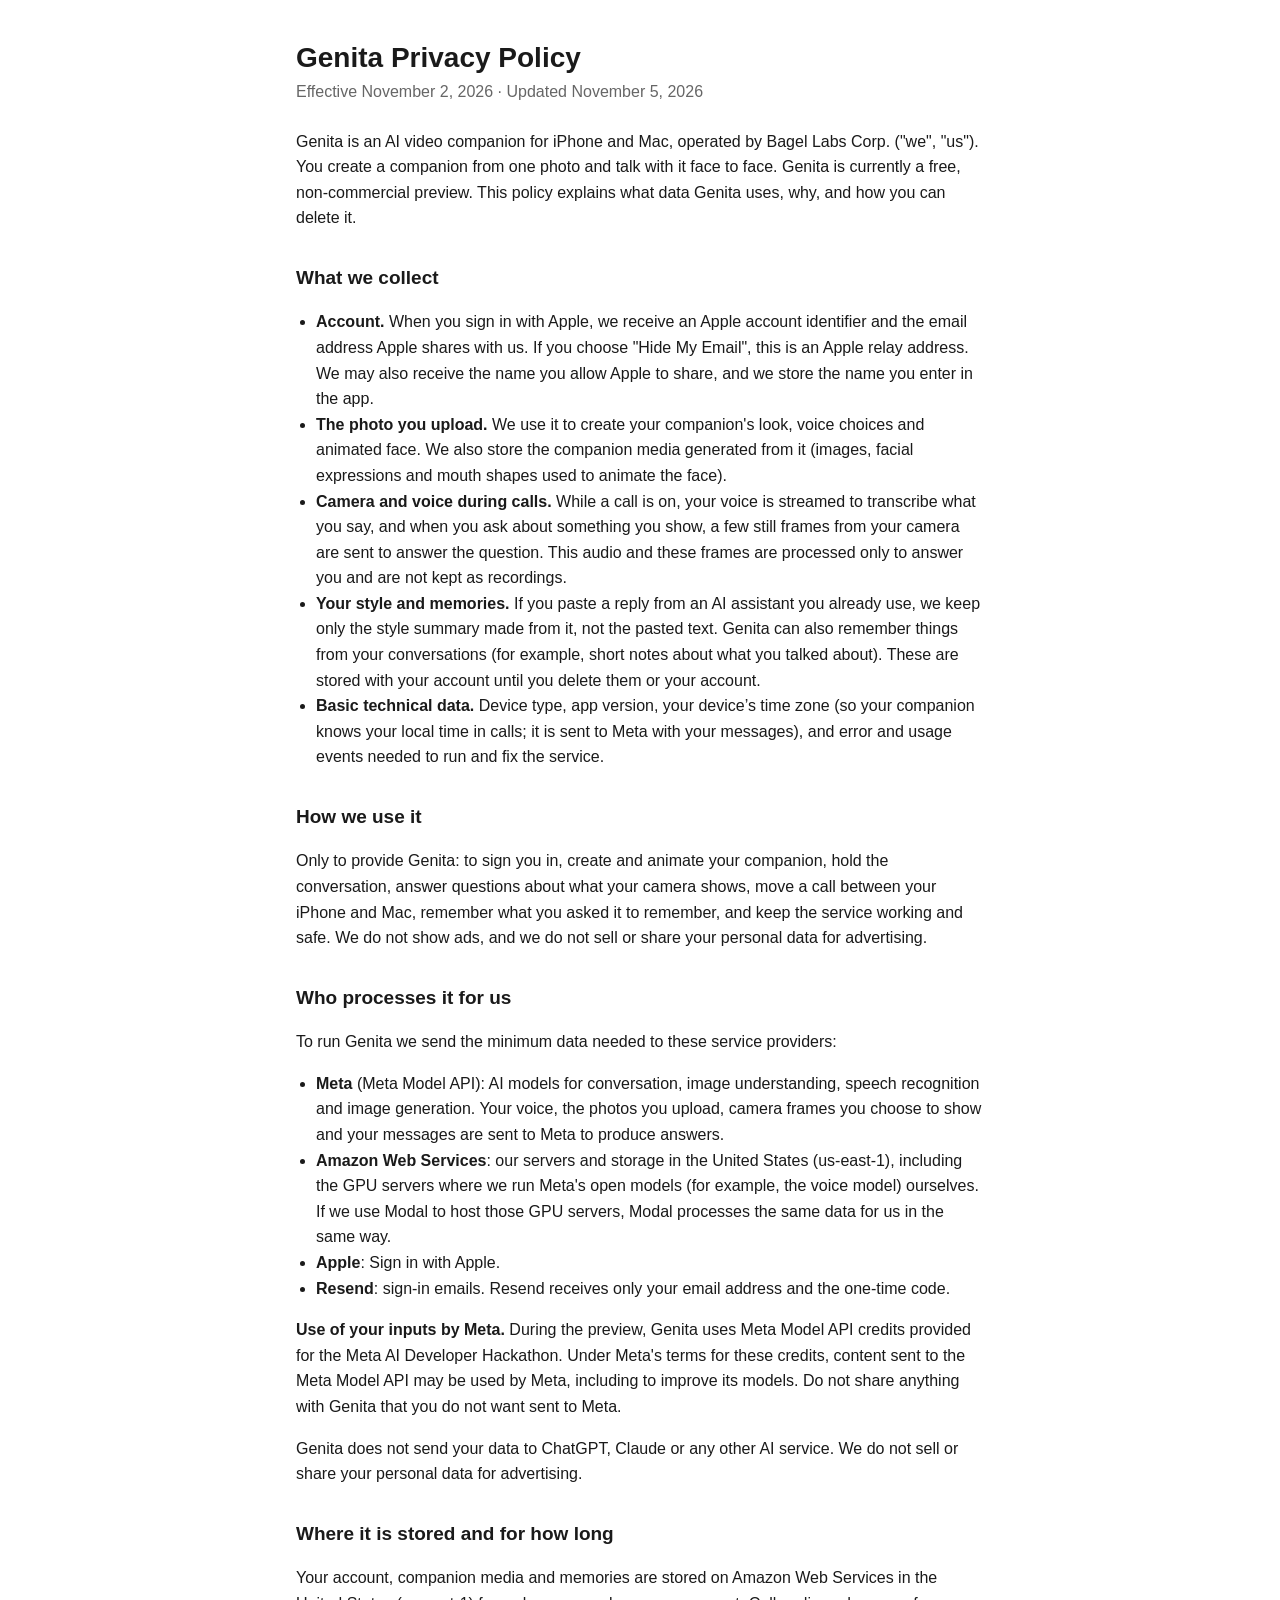
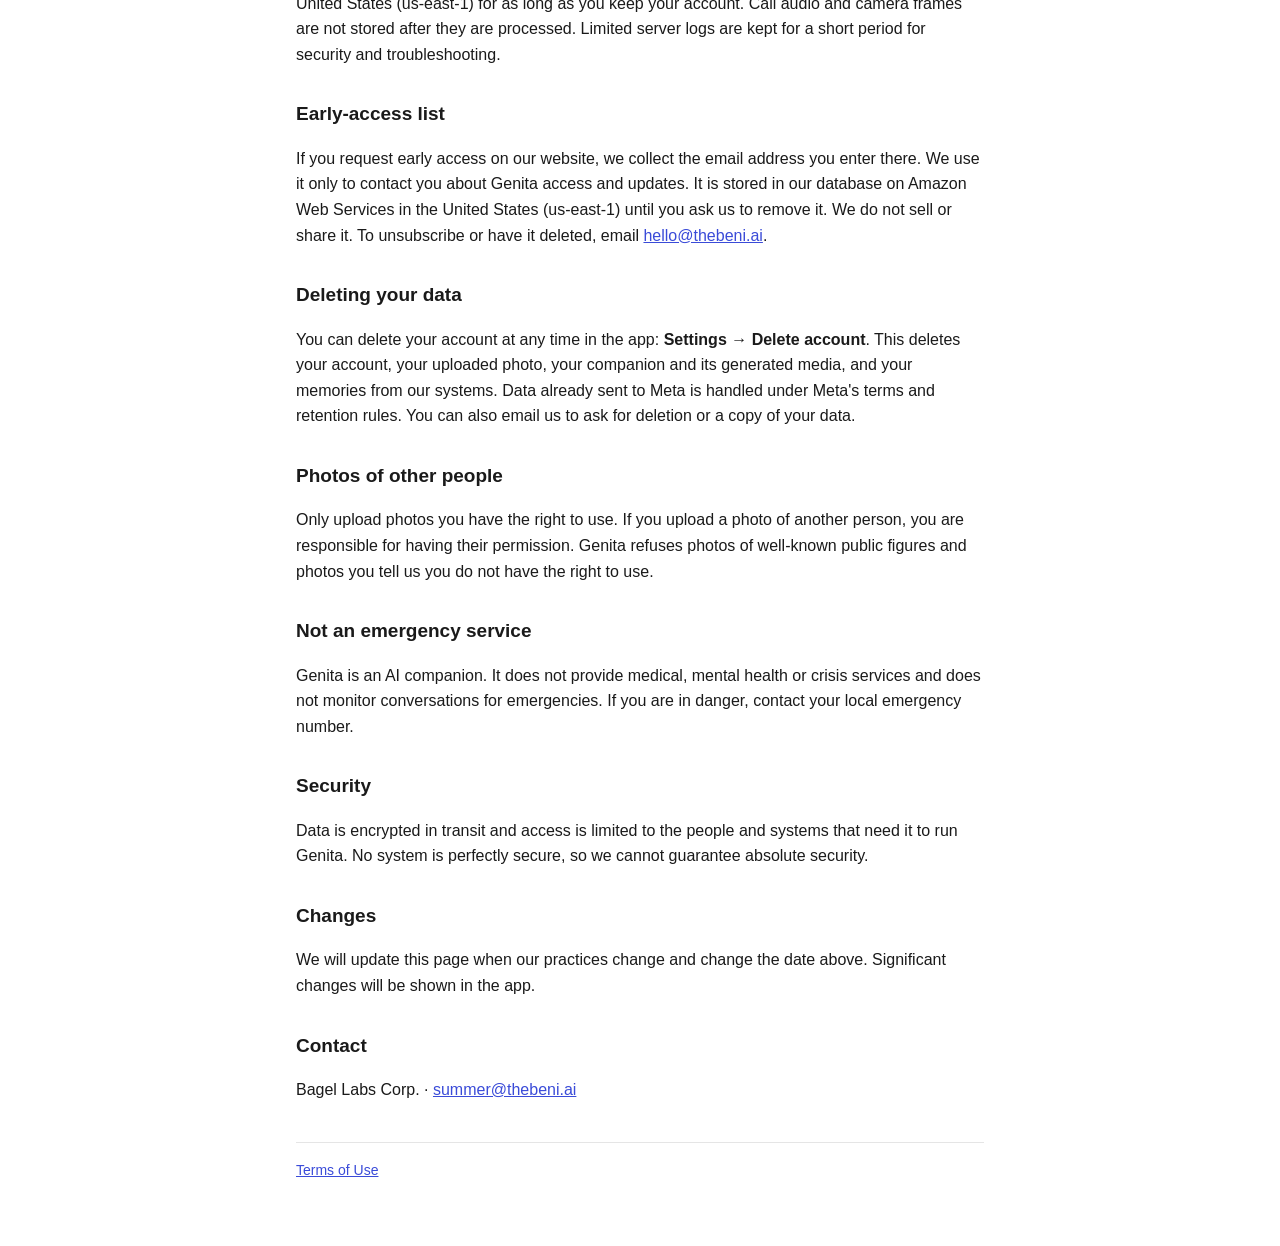
<file: privacy/index.html>
<!doctype html>
<html lang="en">
<head>
<meta charset="utf-8">
<meta name="viewport" content="width=device-width, initial-scale=1">
<title>Genita Privacy Policy</title>
<link rel="stylesheet" href="../style.css">
</head>
<body>
<main>
<h1>Genita Privacy Policy</h1>
<p class="meta">Effective November 2, 2026 &middot; Updated November 5, 2026</p>

<p>Genita is an AI video companion for iPhone and Mac, operated by Bagel Labs Corp. ("we", "us"). You create a companion from one photo and talk with it face to face. Genita is currently a free, non-commercial preview. This policy explains what data Genita uses, why, and how you can delete it.</p>

<h2>What we collect</h2>
<ul>
<li><strong>Account.</strong> When you sign in with Apple, we receive an Apple account identifier and the email address Apple shares with us. If you choose "Hide My Email", this is an Apple relay address. We may also receive the name you allow Apple to share, and we store the name you enter in the app.</li>
<li><strong>The photo you upload.</strong> We use it to create your companion's look, voice choices and animated face. We also store the companion media generated from it (images, facial expressions and mouth shapes used to animate the face).</li>
<li><strong>Camera and voice during calls.</strong> While a call is on, your voice is streamed to transcribe what you say, and when you ask about something you show, a few still frames from your camera are sent to answer the question. This audio and these frames are processed only to answer you and are not kept as recordings.</li>
<li><strong>Your style and memories.</strong> If you paste a reply from an AI assistant you already use, we keep only the style summary made from it, not the pasted text. Genita can also remember things from your conversations (for example, short notes about what you talked about). These are stored with your account until you delete them or your account.</li>
<li><strong>Basic technical data.</strong> Device type, app version, your device&rsquo;s time zone (so your companion knows your local time in calls; it is sent to Meta with your messages), and error and usage events needed to run and fix the service.</li>
</ul>

<h2>How we use it</h2>
<p>Only to provide Genita: to sign you in, create and animate your companion, hold the conversation, answer questions about what your camera shows, move a call between your iPhone and Mac, remember what you asked it to remember, and keep the service working and safe. We do not show ads, and we do not sell or share your personal data for advertising.</p>

<h2>Who processes it for us</h2>
<p>To run Genita we send the minimum data needed to these service providers:</p>
<ul>
<li><strong>Meta</strong> (Meta Model API): AI models for conversation, image understanding, speech recognition and image generation. Your voice, the photos you upload, camera frames you choose to show and your messages are sent to Meta to produce answers.</li>
<li><strong>Amazon Web Services</strong>: our servers and storage in the United States (us-east-1), including the GPU servers where we run Meta's open models (for example, the voice model) ourselves. If we use Modal to host those GPU servers, Modal processes the same data for us in the same way.</li>
<li><strong>Apple</strong>: Sign in with Apple.</li>
<li><strong>Resend</strong>: sign-in emails. Resend receives only your email address and the one-time code.</li>
</ul>
<p><strong>Use of your inputs by Meta.</strong> During the preview, Genita uses Meta Model API credits provided for the Meta AI Developer Hackathon. Under Meta's terms for these credits, content sent to the Meta Model API may be used by Meta, including to improve its models. Do not share anything with Genita that you do not want sent to Meta.</p>
<p>Genita does not send your data to ChatGPT, Claude or any other AI service. We do not sell or share your personal data for advertising.</p>

<h2>Where it is stored and for how long</h2>
<p>Your account, companion media and memories are stored on Amazon Web Services in the United States (us-east-1) for as long as you keep your account. Call audio and camera frames are not stored after they are processed. Limited server logs are kept for a short period for security and troubleshooting.</p>

<h2>Early-access list</h2>
<p>If you request early access on our website, we collect the email address you enter there. We use it only to contact you about Genita access and updates. It is stored in our database on Amazon Web Services in the United States (us-east-1) until you ask us to remove it. We do not sell or share it. To unsubscribe or have it deleted, email <a href="mailto:hello@thebeni.ai">hello@thebeni.ai</a>.</p>

<h2>Deleting your data</h2>
<p>You can delete your account at any time in the app: <strong>Settings &rarr; Delete account</strong>. This deletes your account, your uploaded photo, your companion and its generated media, and your memories from our systems. Data already sent to Meta is handled under Meta's terms and retention rules. You can also email us to ask for deletion or a copy of your data.</p>

<h2>Photos of other people</h2>
<p>Only upload photos you have the right to use. If you upload a photo of another person, you are responsible for having their permission. Genita refuses photos of well-known public figures and photos you tell us you do not have the right to use.</p>

<h2>Not an emergency service</h2>
<p>Genita is an AI companion. It does not provide medical, mental health or crisis services and does not monitor conversations for emergencies. If you are in danger, contact your local emergency number.</p>

<h2>Security</h2>
<p>Data is encrypted in transit and access is limited to the people and systems that need it to run Genita. No system is perfectly secure, so we cannot guarantee absolute security.</p>

<h2>Changes</h2>
<p>We will update this page when our practices change and change the date above. Significant changes will be shown in the app.</p>

<h2>Contact</h2>
<p>Bagel Labs Corp. &middot; <a href="mailto:summer@thebeni.ai">summer@thebeni.ai</a></p>

<footer><a href="../terms/">Terms of Use</a></footer>
</main>
</body>
</html>
</file>
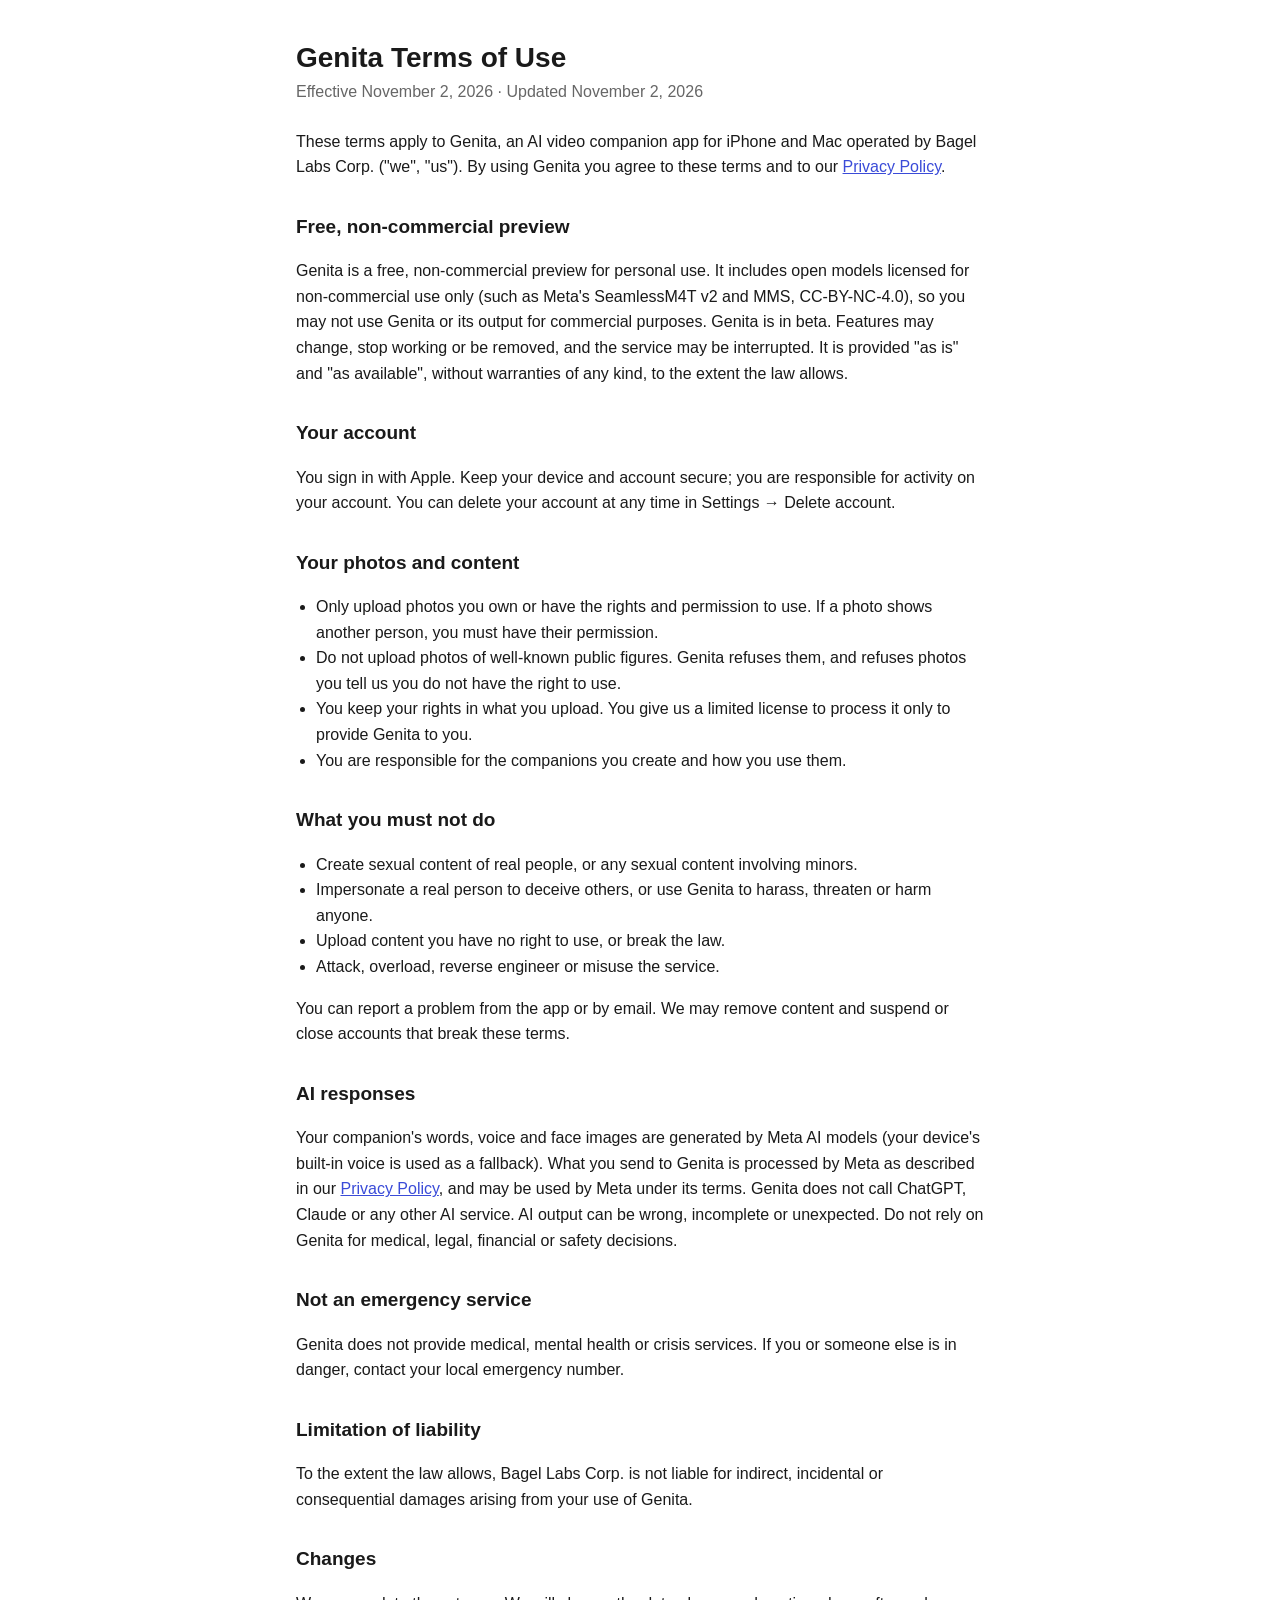
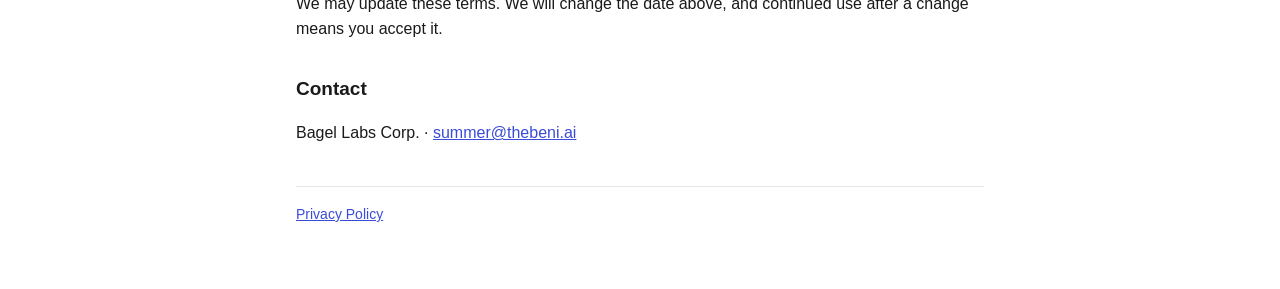
<file: terms/index.html>
<!doctype html>
<html lang="en">
<head>
<meta charset="utf-8">
<meta name="viewport" content="width=device-width, initial-scale=1">
<title>Genita Terms of Use</title>
<link rel="stylesheet" href="../style.css">
</head>
<body>
<main>
<h1>Genita Terms of Use</h1>
<p class="meta">Effective November 2, 2026 &middot; Updated November 2, 2026</p>

<p>These terms apply to Genita, an AI video companion app for iPhone and Mac operated by Bagel Labs Corp. ("we", "us"). By using Genita you agree to these terms and to our <a href="../privacy/">Privacy Policy</a>.</p>

<h2>Free, non-commercial preview</h2>
<p>Genita is a free, non-commercial preview for personal use. It includes open models licensed for non-commercial use only (such as Meta's SeamlessM4T v2 and MMS, CC-BY-NC-4.0), so you may not use Genita or its output for commercial purposes. Genita is in beta. Features may change, stop working or be removed, and the service may be interrupted. It is provided "as is" and "as available", without warranties of any kind, to the extent the law allows.</p>

<h2>Your account</h2>
<p>You sign in with Apple. Keep your device and account secure; you are responsible for activity on your account. You can delete your account at any time in Settings &rarr; Delete account.</p>

<h2>Your photos and content</h2>
<ul>
<li>Only upload photos you own or have the rights and permission to use. If a photo shows another person, you must have their permission.</li>
<li>Do not upload photos of well-known public figures. Genita refuses them, and refuses photos you tell us you do not have the right to use.</li>
<li>You keep your rights in what you upload. You give us a limited license to process it only to provide Genita to you.</li>
<li>You are responsible for the companions you create and how you use them.</li>
</ul>

<h2>What you must not do</h2>
<ul>
<li>Create sexual content of real people, or any sexual content involving minors.</li>
<li>Impersonate a real person to deceive others, or use Genita to harass, threaten or harm anyone.</li>
<li>Upload content you have no right to use, or break the law.</li>
<li>Attack, overload, reverse engineer or misuse the service.</li>
</ul>
<p>You can report a problem from the app or by email. We may remove content and suspend or close accounts that break these terms.</p>

<h2>AI responses</h2>
<p>Your companion's words, voice and face images are generated by Meta AI models (your device's built-in voice is used as a fallback). What you send to Genita is processed by Meta as described in our <a href="../privacy/">Privacy Policy</a>, and may be used by Meta under its terms. Genita does not call ChatGPT, Claude or any other AI service. AI output can be wrong, incomplete or unexpected. Do not rely on Genita for medical, legal, financial or safety decisions.</p>

<h2>Not an emergency service</h2>
<p>Genita does not provide medical, mental health or crisis services. If you or someone else is in danger, contact your local emergency number.</p>

<h2>Limitation of liability</h2>
<p>To the extent the law allows, Bagel Labs Corp. is not liable for indirect, incidental or consequential damages arising from your use of Genita.</p>

<h2>Changes</h2>
<p>We may update these terms. We will change the date above, and continued use after a change means you accept it.</p>

<h2>Contact</h2>
<p>Bagel Labs Corp. &middot; <a href="mailto:summer@thebeni.ai">summer@thebeni.ai</a></p>

<footer><a href="../privacy/">Privacy Policy</a></footer>
</main>
</body>
</html>
</file>
<file: style.css>
:root{--bg:#fff;--fg:#1a1a1a;--muted:#666;--line:#e5e5e5;--link:#3a4bd8}
@media (prefers-color-scheme:dark){:root{--bg:#111;--fg:#eee;--muted:#9a9a9a;--line:#2a2a2a;--link:#9aa6ff}}
*{box-sizing:border-box}
body{margin:0;background:var(--bg);color:var(--fg);font:16px/1.6 -apple-system,BlinkMacSystemFont,"Segoe UI",Helvetica,Arial,sans-serif}
main{max-width:720px;margin:0 auto;padding:40px 16px 64px}
h1{font-size:28px;line-height:1.25;margin:0 0 4px}
h2{font-size:19px;margin:32px 0 8px}
p,li{color:var(--fg)}
.meta{color:var(--muted);margin:0 0 24px}
ul{padding-left:20px}
a{color:var(--link)}
footer{border-top:1px solid var(--line);margin-top:40px;padding-top:16px;color:var(--muted);font-size:14px}
</file>
